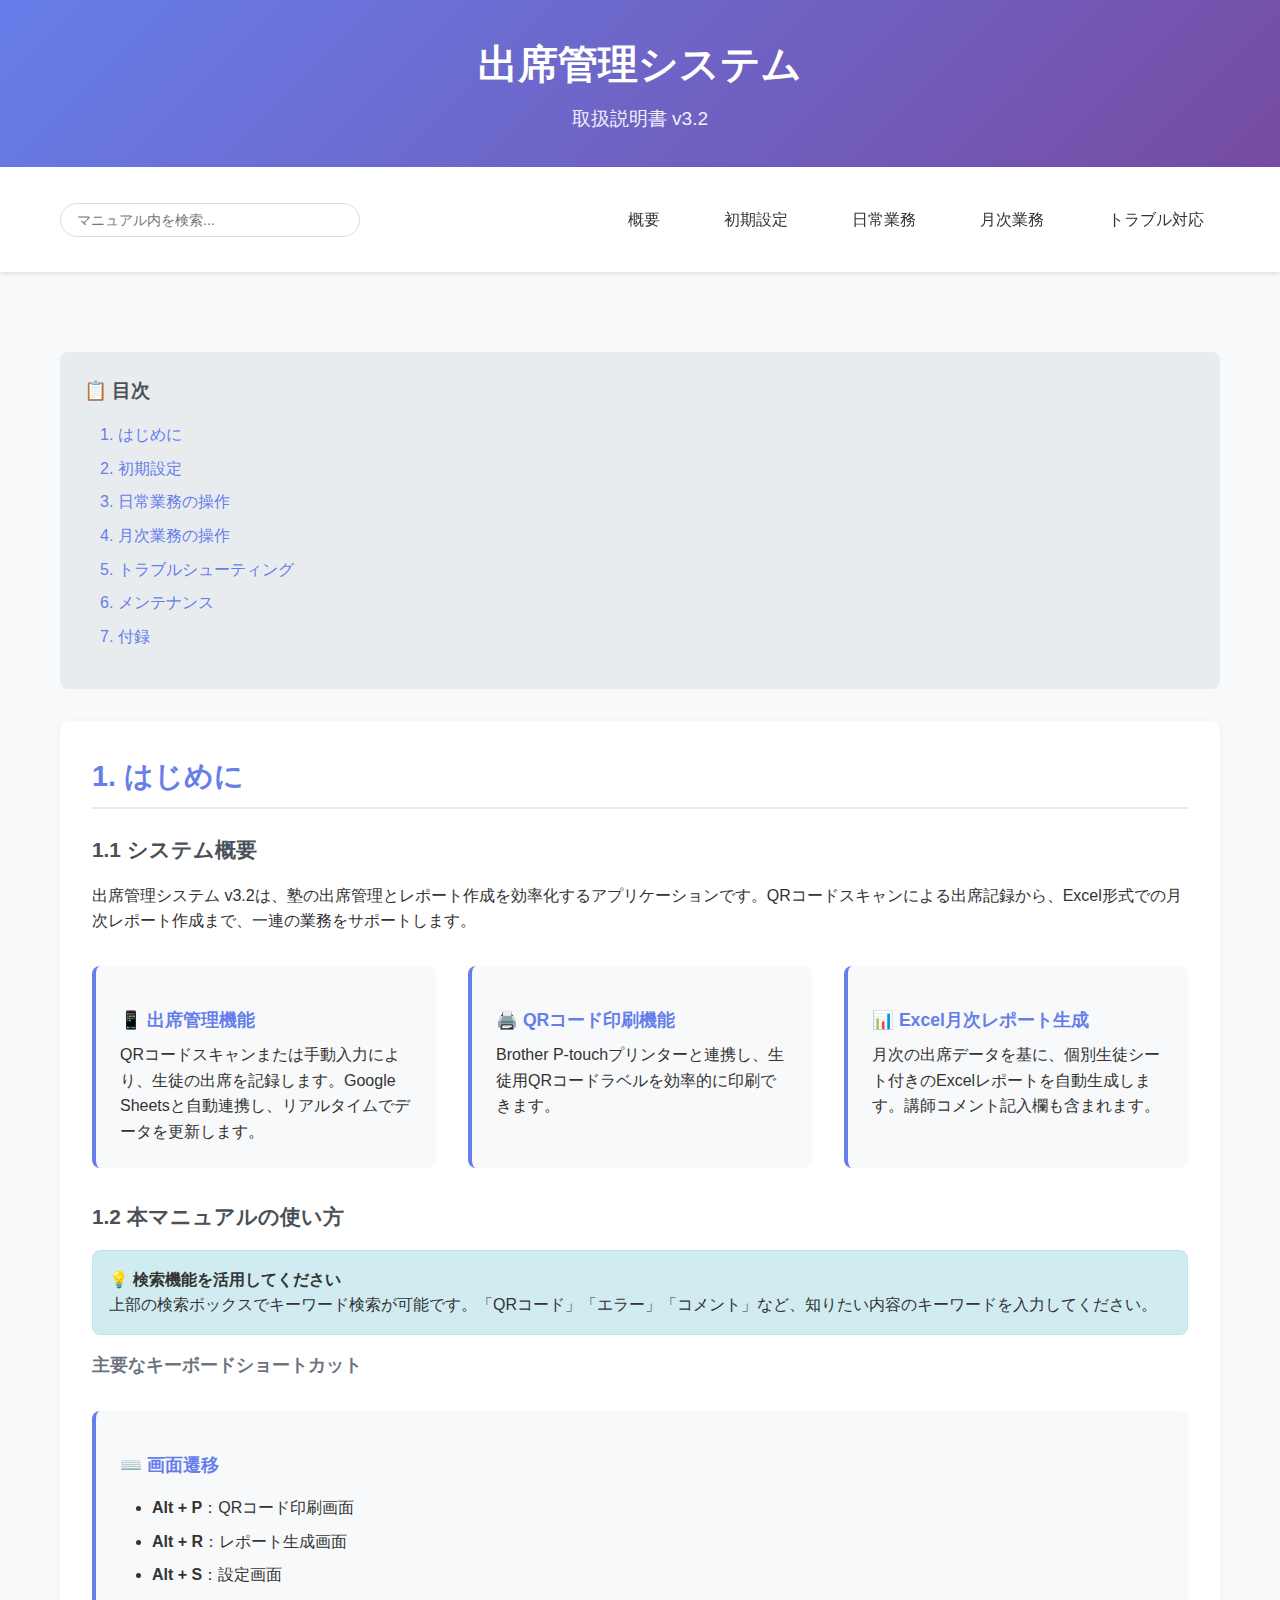
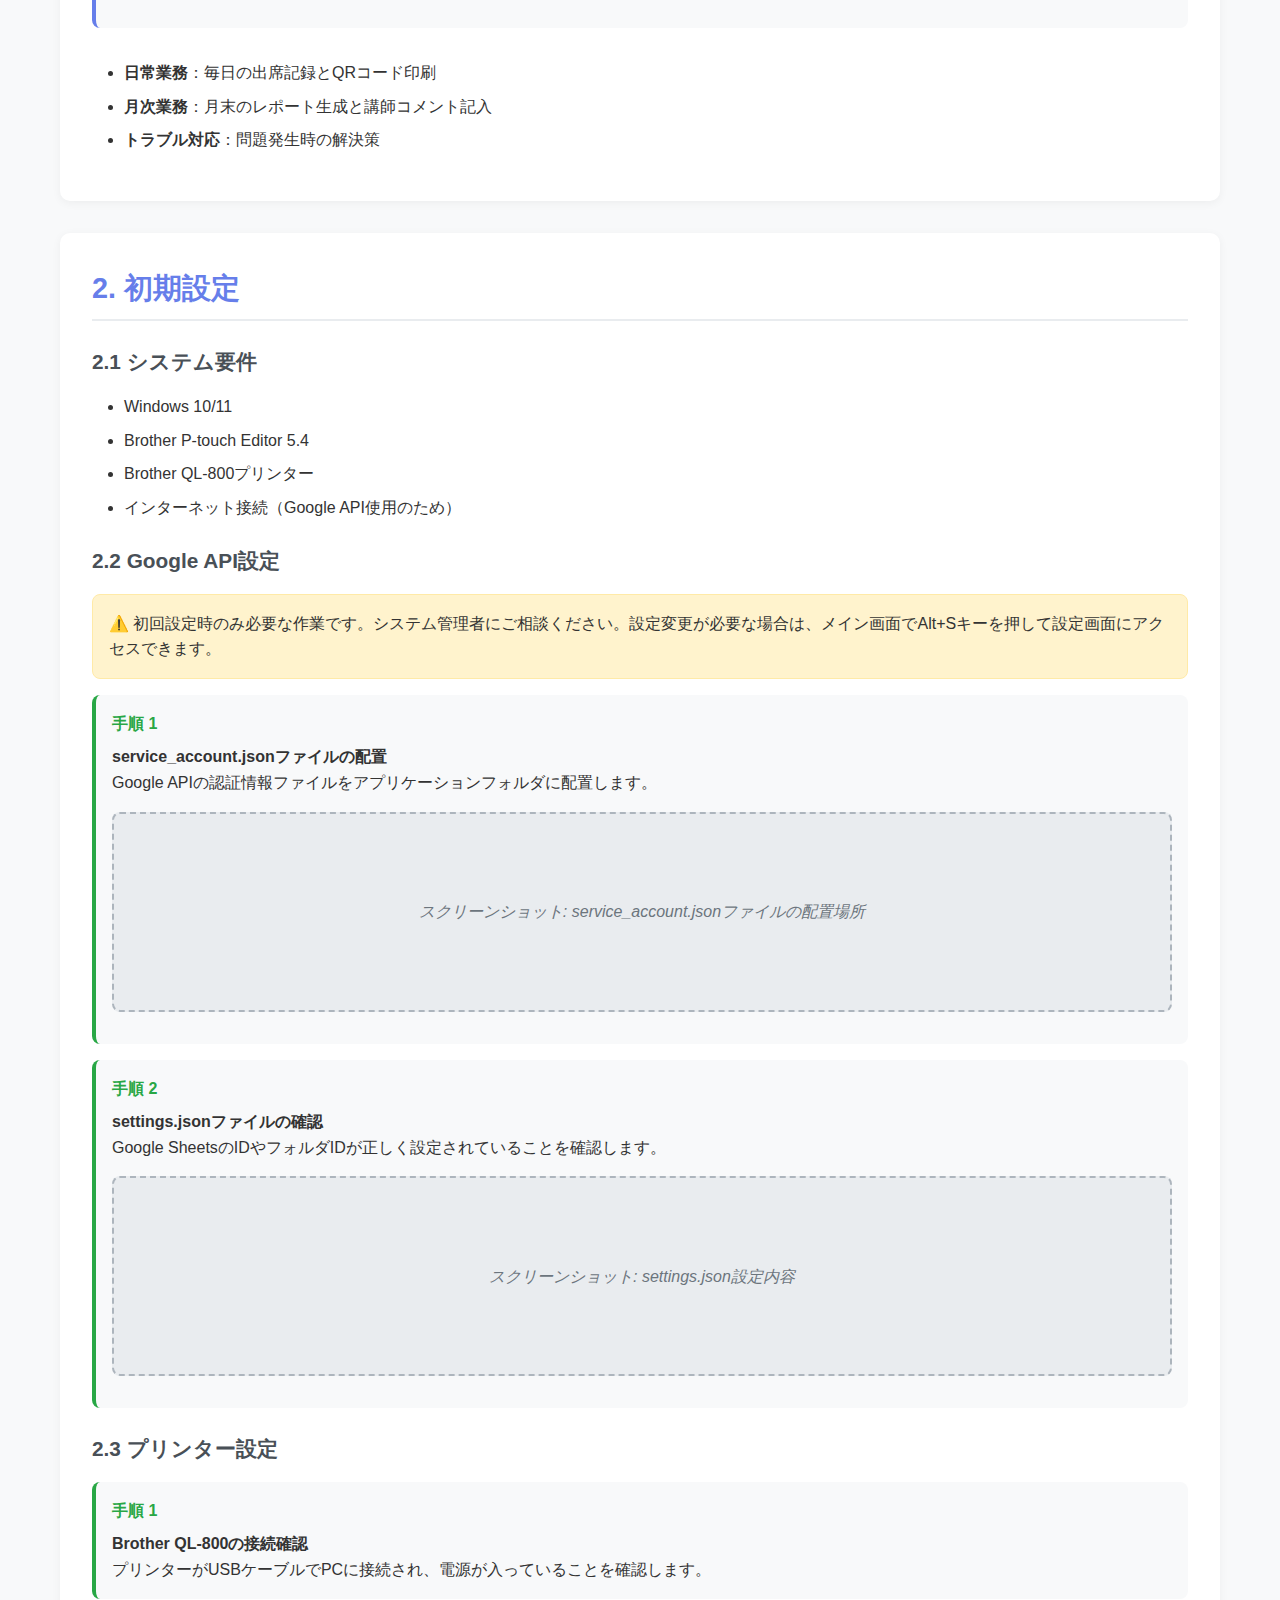
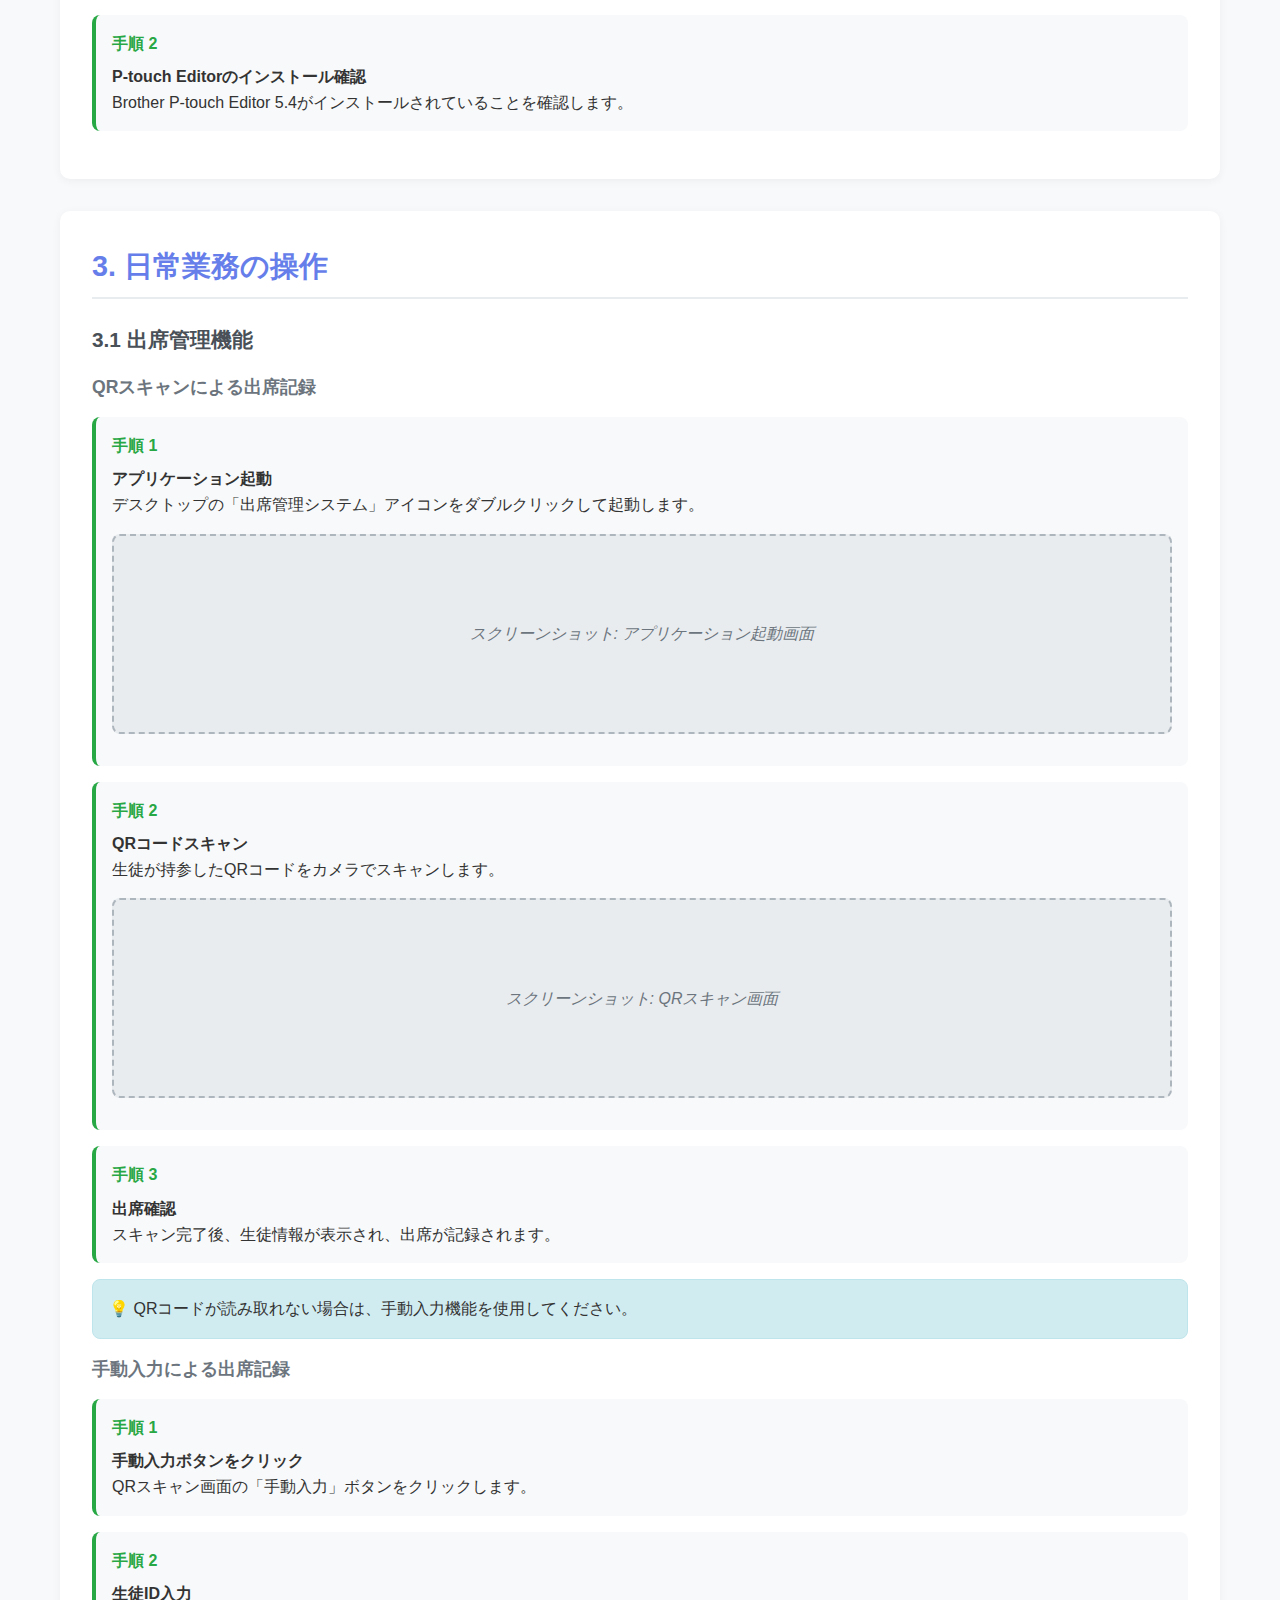
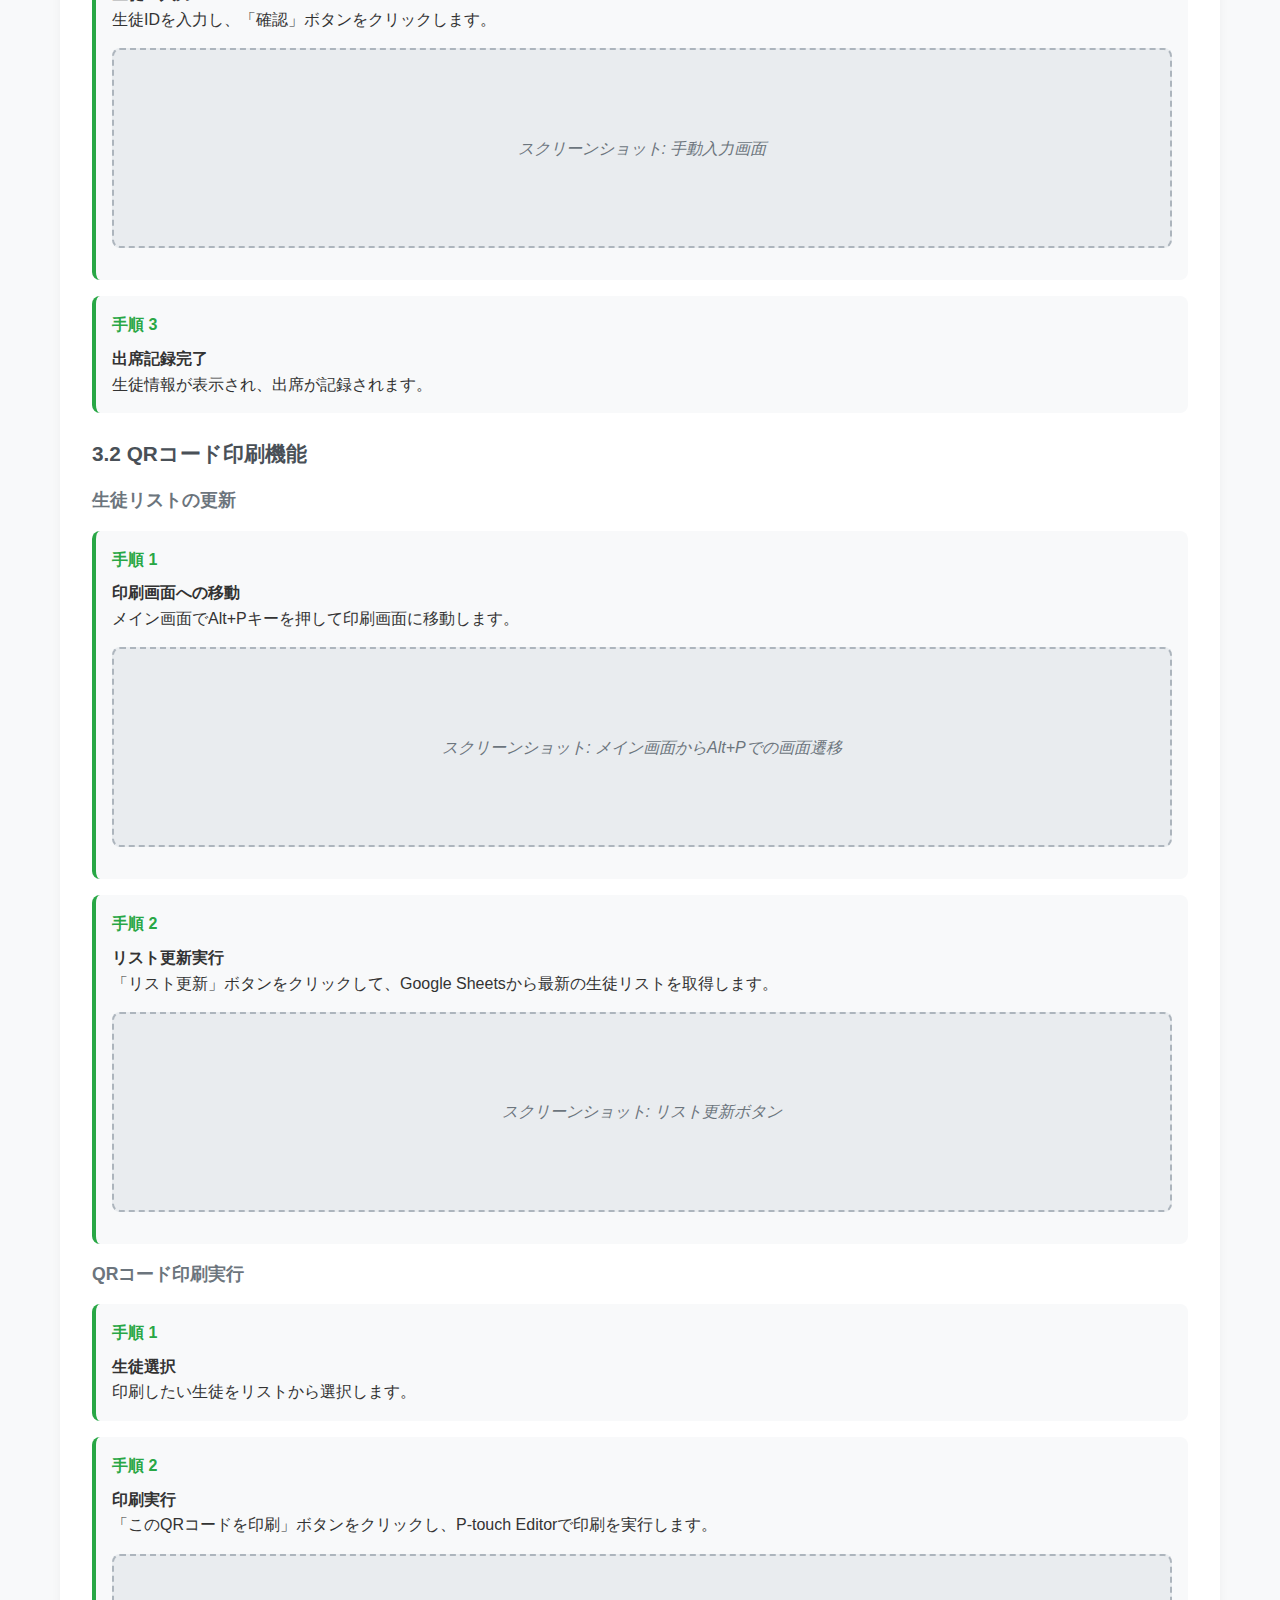
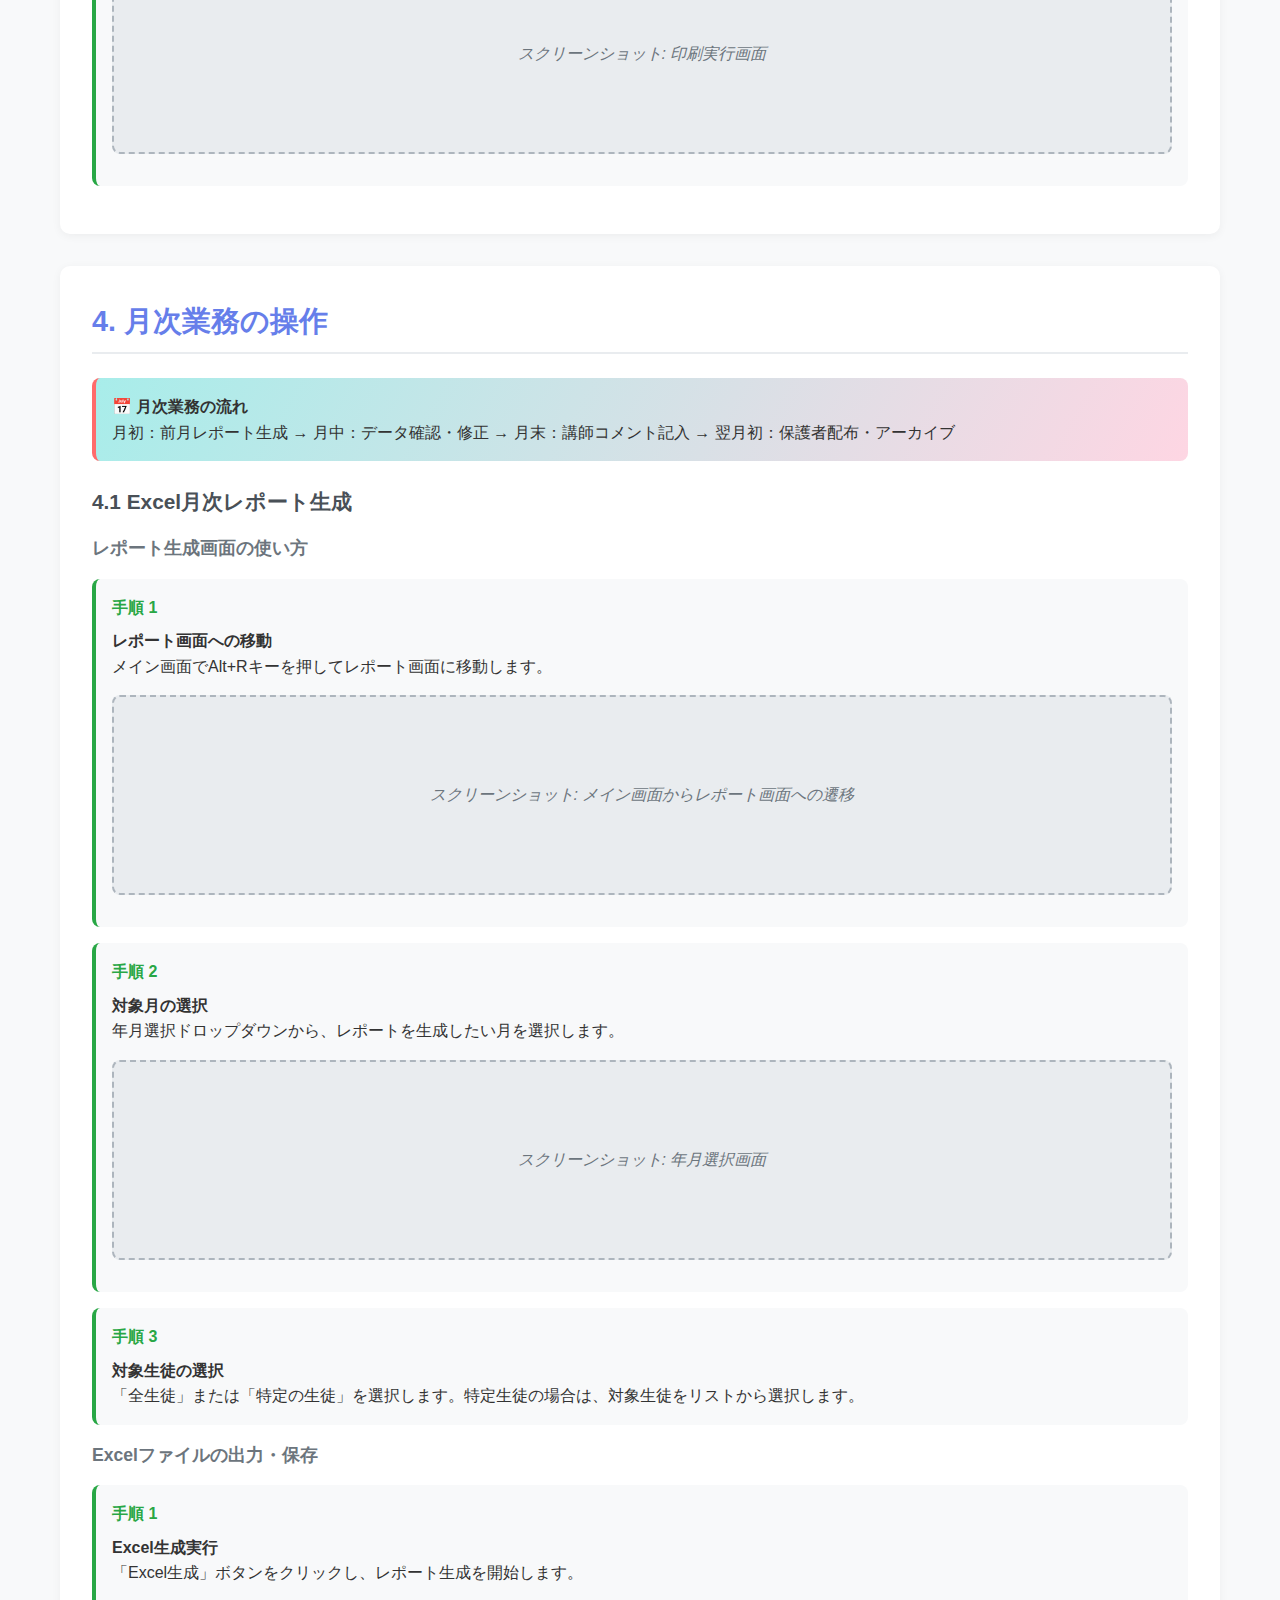
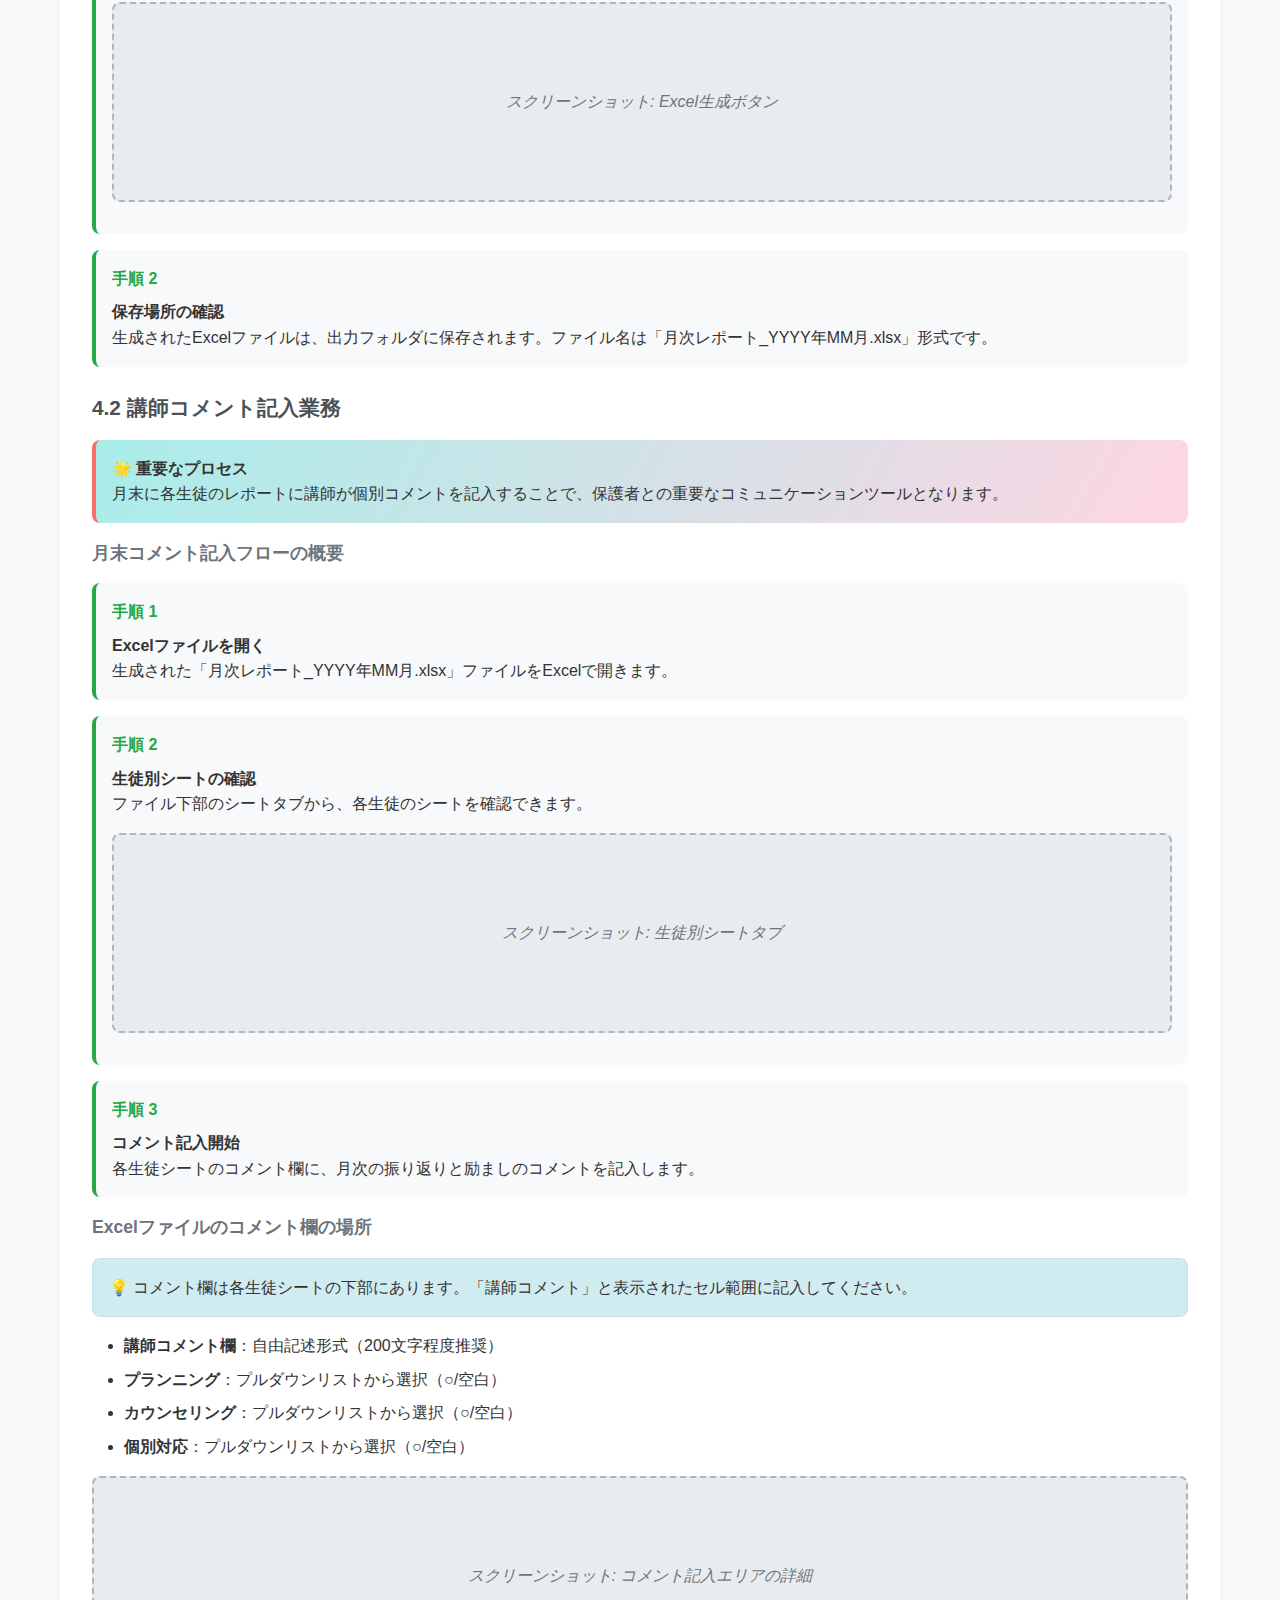
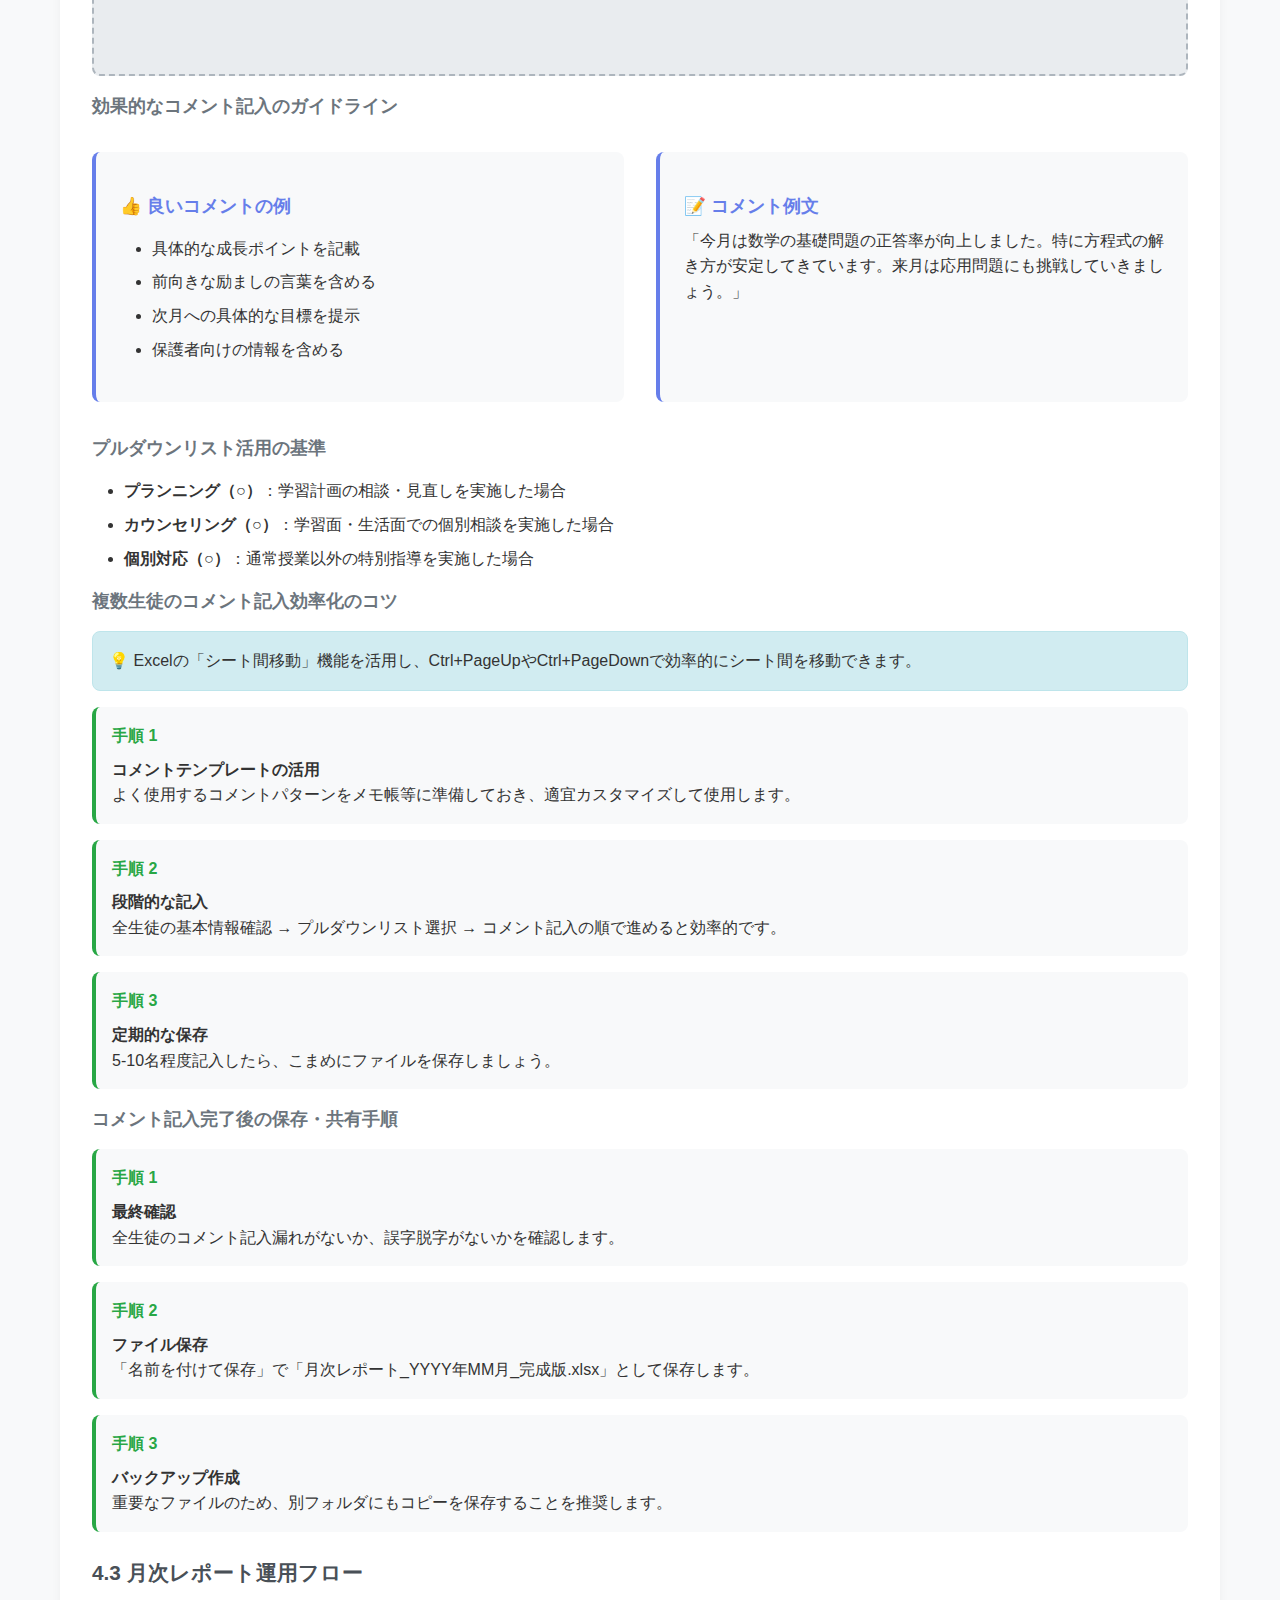
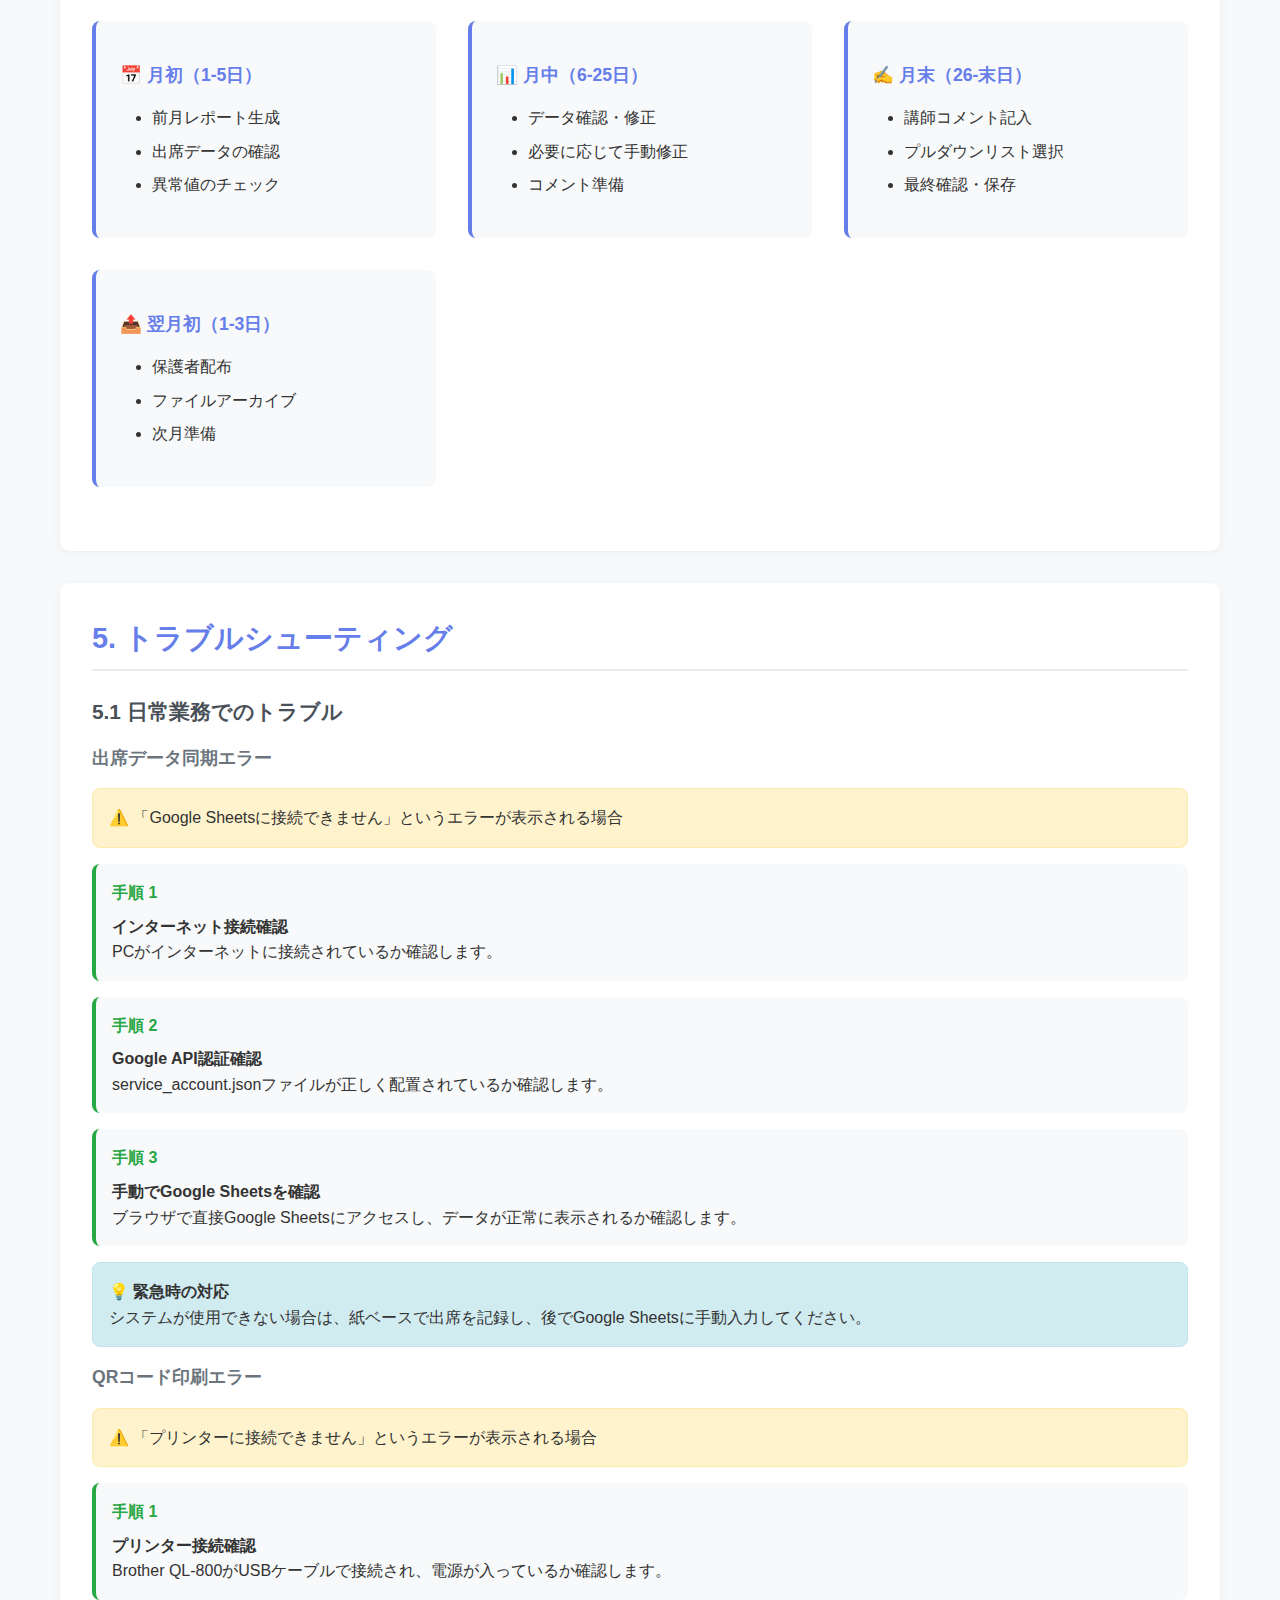
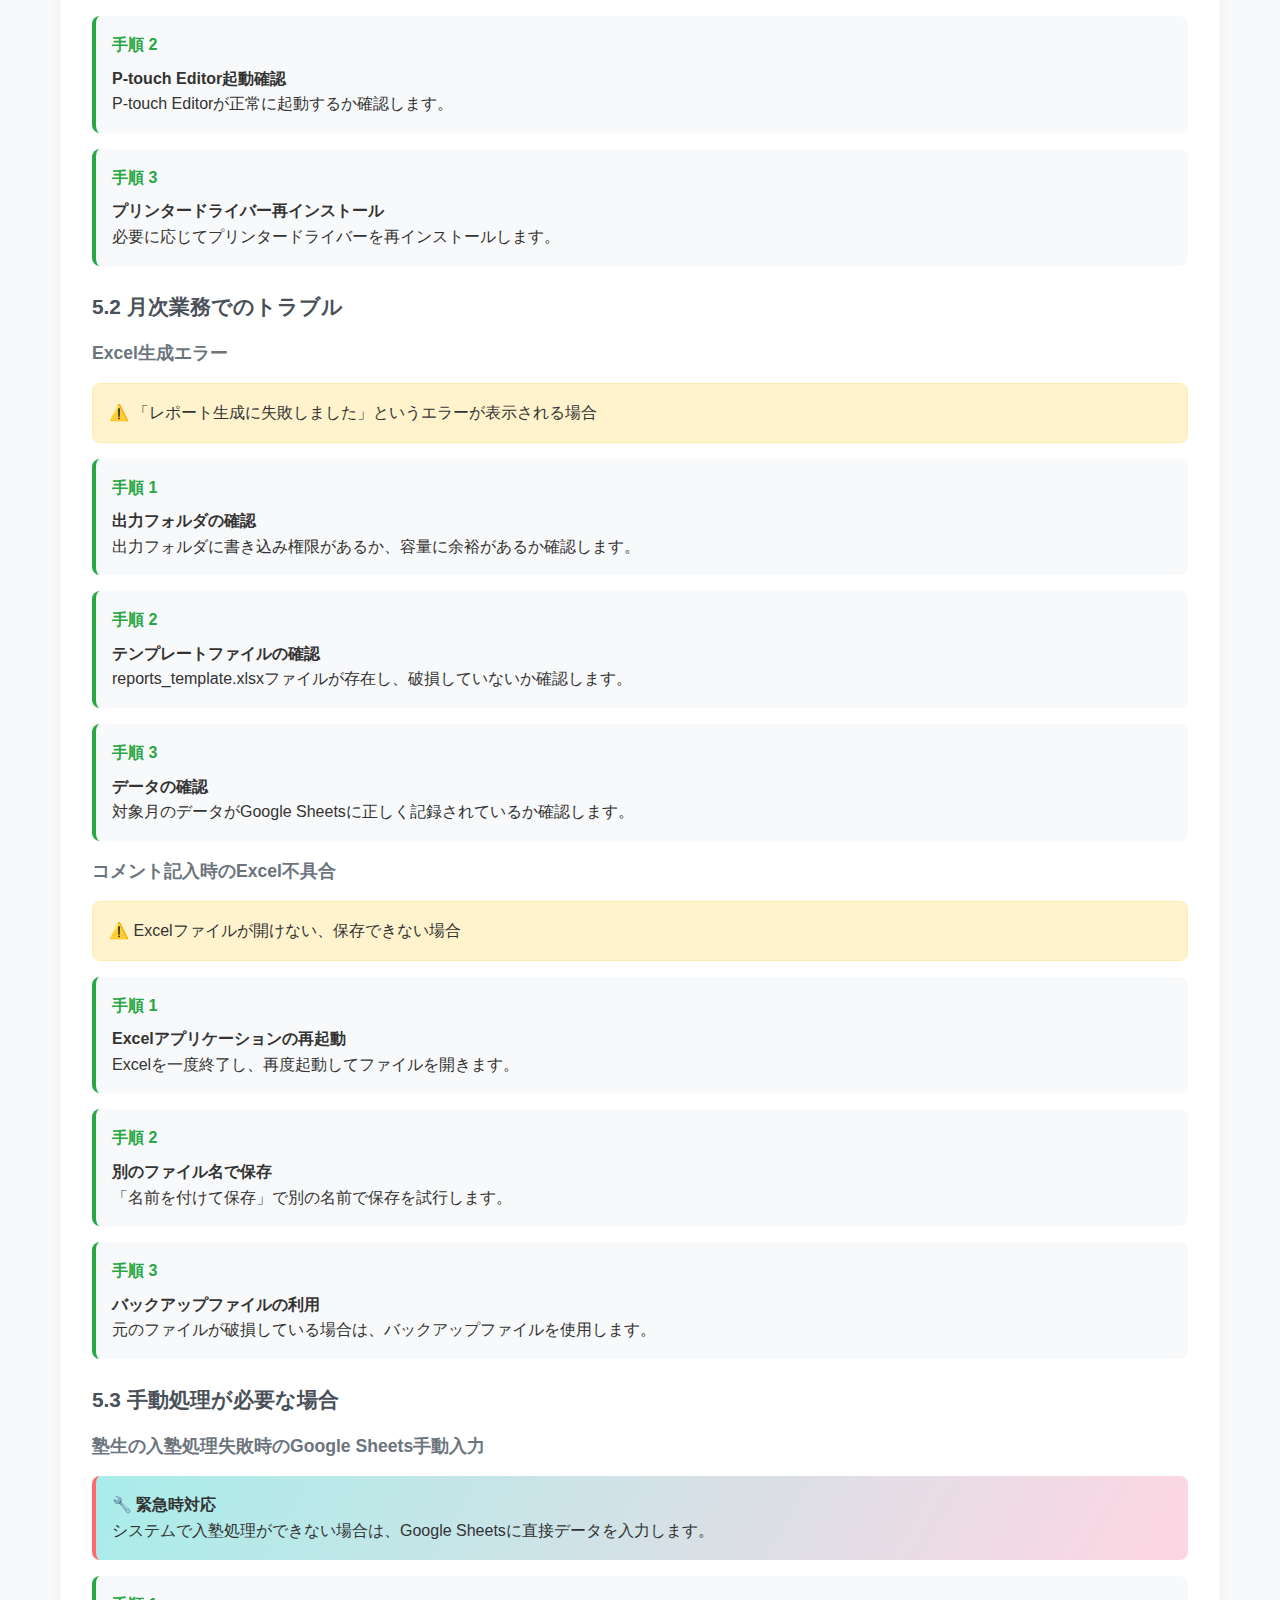
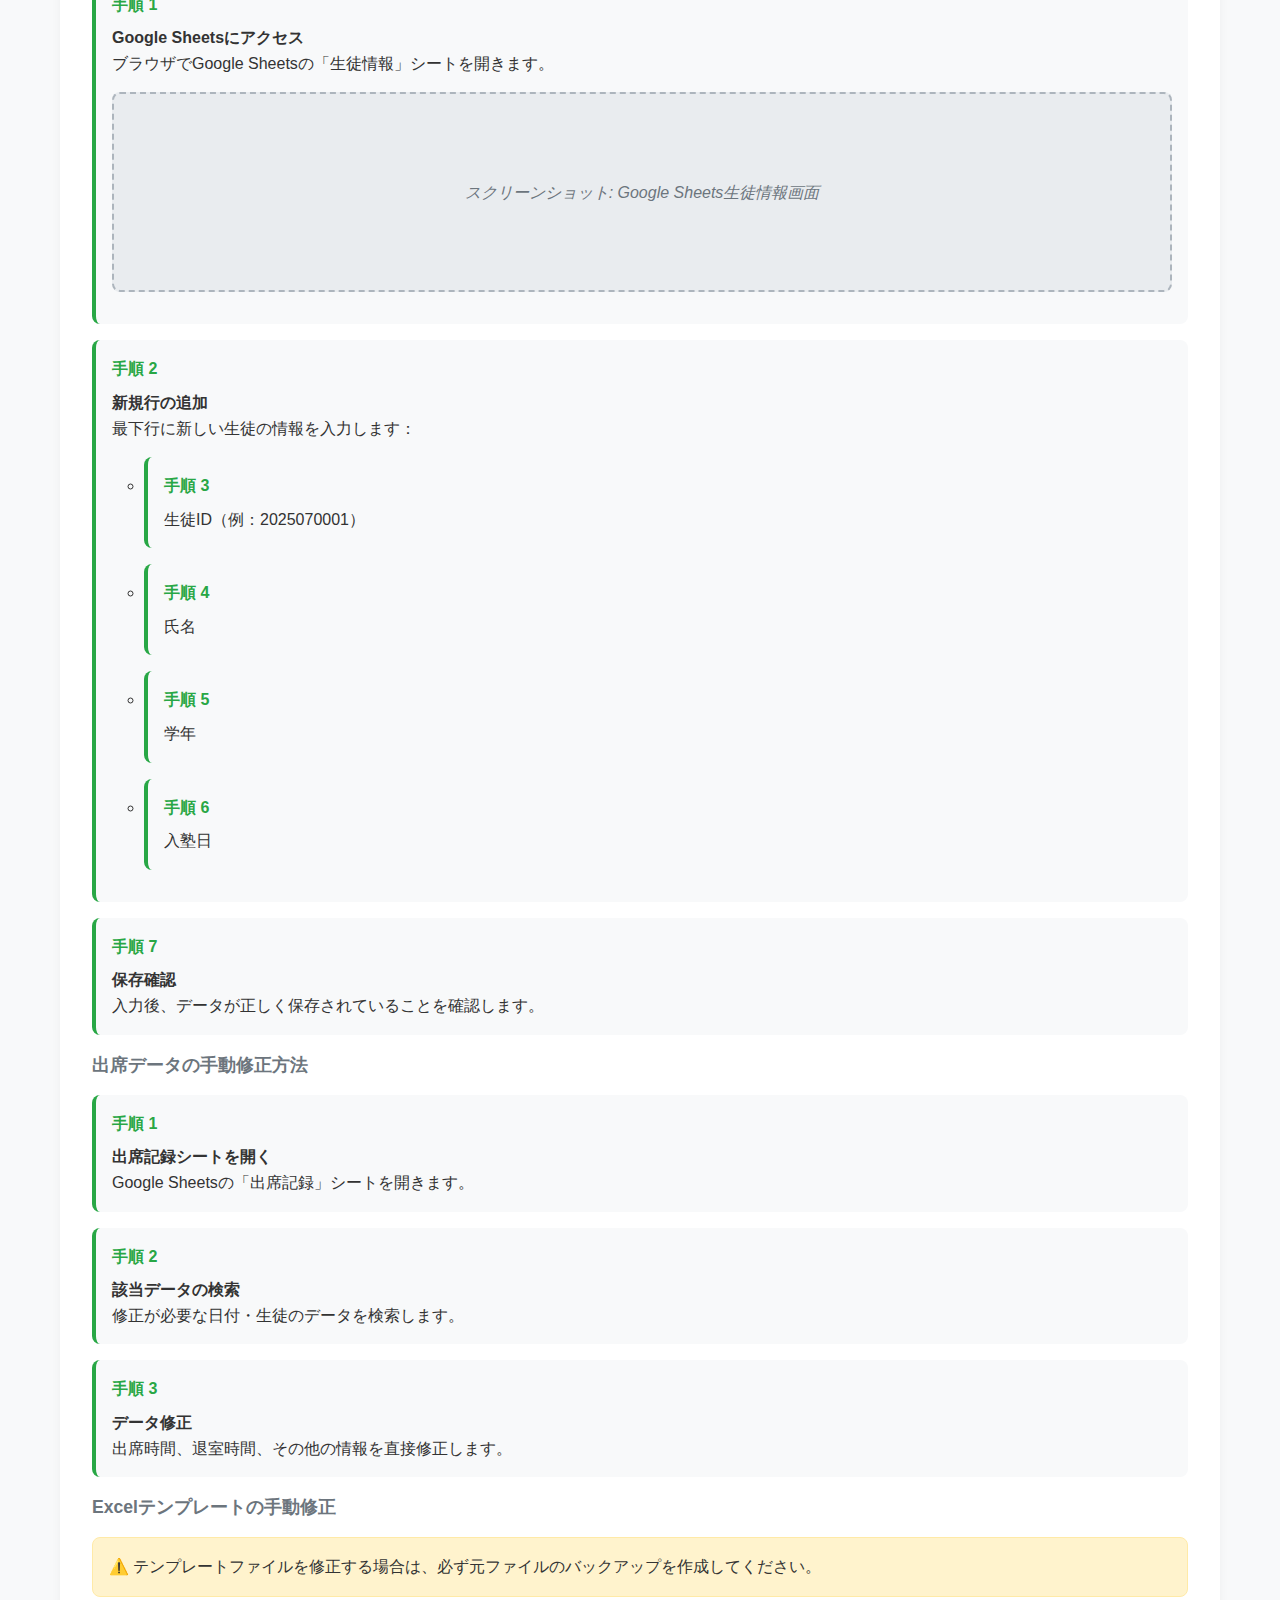
<file: manual/index.html>
<!DOCTYPE html>
<html lang="ja">
<head>
    <meta charset="UTF-8">
    <meta name="viewport" content="width=device-width, initial-scale=1.0">
    <title>出席管理システム v3.2 取扱説明書</title>
    <style>
        * {
            margin: 0;
            padding: 0;
            box-sizing: border-box;
        }
        
        body {
            font-family: 'Meiryo', 'Yu Gothic', 'Hiragino Sans', sans-serif;
            line-height: 1.6;
            color: #333;
            background-color: #f8f9fa;
        }
        
        .container {
            max-width: 1200px;
            margin: 0 auto;
            padding: 0 20px;
        }
        
        header {
            background: linear-gradient(135deg, #667eea 0%, #764ba2 100%);
            color: white;
            padding: 2rem 0;
            text-align: center;
            box-shadow: 0 2px 10px rgba(0,0,0,0.1);
        }
        
        h1 {
            font-size: 2.5rem;
            margin-bottom: 0.5rem;
        }
        
        .version {
            font-size: 1.2rem;
            opacity: 0.9;
        }
        
        nav {
            background: white;
            box-shadow: 0 2px 5px rgba(0,0,0,0.1);
            position: sticky;
            top: 0;
            z-index: 100;
        }
        
        .nav-container {
            display: flex;
            justify-content: space-between;
            align-items: center;
            padding: 1rem 0;
        }
        
        .search-box {
            padding: 0.5rem 1rem;
            border: 1px solid #ddd;
            border-radius: 25px;
            width: 300px;
            font-size: 14px;
        }
        
        .search-box:focus {
            outline: none;
            border-color: #667eea;
            box-shadow: 0 0 5px rgba(102, 126, 234, 0.3);
        }
        
        .nav-links {
            display: flex;
            list-style: none;
            gap: 2rem;
        }
        
        .nav-links a {
            text-decoration: none;
            color: #333;
            font-weight: 500;
            padding: 0.5rem 1rem;
            border-radius: 5px;
            transition: background-color 0.3s;
        }
        
        .nav-links a:hover {
            background-color: #f0f0f0;
        }
        
        main {
            padding: 3rem 0;
        }
        
        .section {
            background: white;
            margin-bottom: 2rem;
            padding: 2rem;
            border-radius: 10px;
            box-shadow: 0 2px 10px rgba(0,0,0,0.05);
        }
        
        .section h2 {
            color: #667eea;
            font-size: 1.8rem;
            margin-bottom: 1.5rem;
            padding-bottom: 0.5rem;
            border-bottom: 2px solid #e9ecef;
        }
        
        .section h3 {
            color: #495057;
            font-size: 1.3rem;
            margin: 1.5rem 0 1rem 0;
        }
        
        .section h4 {
            color: #6c757d;
            font-size: 1.1rem;
            margin: 1rem 0 0.5rem 0;
        }
        
        .feature-grid {
            display: grid;
            grid-template-columns: repeat(auto-fit, minmax(300px, 1fr));
            gap: 2rem;
            margin: 2rem 0;
        }
        
        .feature-card {
            background: #f8f9fa;
            padding: 1.5rem;
            border-radius: 8px;
            border-left: 4px solid #667eea;
        }
        
        .feature-card h4 {
            color: #667eea;
            margin-bottom: 0.5rem;
        }
        
        .highlight {
            background: linear-gradient(120deg, #a8edea 0%, #fed6e3 100%);
            padding: 1rem;
            border-radius: 8px;
            margin: 1rem 0;
            border-left: 4px solid #ff6b6b;
        }
        
        .warning {
            background: #fff3cd;
            border: 1px solid #ffeaa7;
            padding: 1rem;
            border-radius: 8px;
            margin: 1rem 0;
        }
        
        .warning::before {
            content: "⚠️ ";
            font-weight: bold;
        }
        
        .tip {
            background: #d1ecf1;
            border: 1px solid #bee5eb;
            padding: 1rem;
            border-radius: 8px;
            margin: 1rem 0;
        }
        
        .tip::before {
            content: "💡 ";
            font-weight: bold;
        }
        
        ol, ul {
            margin: 1rem 0;
            padding-left: 2rem;
        }
        
        li {
            margin: 0.5rem 0;
        }
        
        .step-list {
            counter-reset: step-counter;
            list-style: none;
            padding-left: 0;
        }
        
        .step-list li {
            counter-increment: step-counter;
            margin: 1rem 0;
            padding: 1rem;
            background: #f8f9fa;
            border-radius: 8px;
            border-left: 4px solid #28a745;
            position: relative;
        }
        
        .step-list li::before {
            content: "手順 " counter(step-counter);
            font-weight: bold;
            color: #28a745;
            display: block;
            margin-bottom: 0.5rem;
        }
        
        .screenshot-placeholder {
            width: 100%;
            height: 200px;
            background: #e9ecef;
            border: 2px dashed #adb5bd;
            display: flex;
            align-items: center;
            justify-content: center;
            margin: 1rem 0;
            border-radius: 8px;
            color: #6c757d;
            font-style: italic;
        }
        
        footer {
            background: #343a40;
            color: white;
            text-align: center;
            padding: 2rem 0;
            margin-top: 3rem;
        }
        
        .toc {
            background: #e9ecef;
            padding: 1.5rem;
            border-radius: 8px;
            margin: 2rem 0;
        }
        
        .toc h3 {
            margin-top: 0;
            color: #495057;
        }
        
        .toc ul {
            list-style: none;
            padding-left: 1rem;
        }
        
        .toc a {
            text-decoration: none;
            color: #667eea;
            font-weight: 500;
        }
        
        .toc a:hover {
            text-decoration: underline;
        }
        
        @media (max-width: 768px) {
            .nav-container {
                flex-direction: column;
                gap: 1rem;
            }
            
            .search-box {
                width: 100%;
            }
            
            .nav-links {
                flex-wrap: wrap;
                justify-content: center;
            }
            
            .feature-grid {
                grid-template-columns: 1fr;
            }
            
            h1 {
                font-size: 2rem;
            }
        }
        
        /* プリント用スタイル */
        @media print {
            nav, footer {
                display: none;
            }
            
            .section {
                page-break-inside: avoid;
                box-shadow: none;
                border: 1px solid #ddd;
            }
            
            body {
                background: white;
            }
        }
    </style>
</head>
<body>
    <header>
        <div class="container">
            <h1>出席管理システム</h1>
            <div class="version">取扱説明書 v3.2</div>
        </div>
    </header>

    <nav>
        <div class="container">
            <div class="nav-container">
                <input type="text" class="search-box" placeholder="マニュアル内を検索..." id="searchBox">
                <ul class="nav-links">
                    <li><a href="#overview">概要</a></li>
                    <li><a href="#setup">初期設定</a></li>
                    <li><a href="#daily">日常業務</a></li>
                    <li><a href="#monthly">月次業務</a></li>
                    <li><a href="#troubleshooting">トラブル対応</a></li>
                </ul>
            </div>
        </div>
    </nav>

    <main>
        <div class="container">
            <!-- 目次 -->
            <div class="toc">
                <h3>📋 目次</h3>
                <ul>
                    <li><a href="#overview">1. はじめに</a></li>
                    <li><a href="#setup">2. 初期設定</a></li>
                    <li><a href="#daily">3. 日常業務の操作</a></li>
                    <li><a href="#monthly">4. 月次業務の操作</a></li>
                    <li><a href="#troubleshooting">5. トラブルシューティング</a></li>
                    <li><a href="#maintenance">6. メンテナンス</a></li>
                    <li><a href="#appendix">7. 付録</a></li>
                </ul>
            </div>

            <!-- 1. はじめに -->
            <section class="section" id="overview">
                <h2>1. はじめに</h2>
                
                <h3>1.1 システム概要</h3>
                <p>出席管理システム v3.2は、塾の出席管理とレポート作成を効率化するアプリケーションです。QRコードスキャンによる出席記録から、Excel形式での月次レポート作成まで、一連の業務をサポートします。</p>
                
                <div class="feature-grid">
                    <div class="feature-card">
                        <h4>📱 出席管理機能</h4>
                        <p>QRコードスキャンまたは手動入力により、生徒の出席を記録します。Google Sheetsと自動連携し、リアルタイムでデータを更新します。</p>
                    </div>
                    <div class="feature-card">
                        <h4>🖨️ QRコード印刷機能</h4>
                        <p>Brother P-touchプリンターと連携し、生徒用QRコードラベルを効率的に印刷できます。</p>
                    </div>
                    <div class="feature-card">
                        <h4>📊 Excel月次レポート生成</h4>
                        <p>月次の出席データを基に、個別生徒シート付きのExcelレポートを自動生成します。講師コメント記入欄も含まれます。</p>
                    </div>
                </div>

                <h3>1.2 本マニュアルの使い方</h3>
                <div class="tip">
                    <strong>検索機能を活用してください</strong><br>
                    上部の検索ボックスでキーワード検索が可能です。「QRコード」「エラー」「コメント」など、知りたい内容のキーワードを入力してください。
                </div>
                
                <h4>主要なキーボードショートカット</h4>
                <div class="feature-grid">
                    <div class="feature-card">
                        <h4>⌨️ 画面遷移</h4>
                        <ul>
                            <li><strong>Alt + P</strong>：QRコード印刷画面</li>
                            <li><strong>Alt + R</strong>：レポート生成画面</li>
                            <li><strong>Alt + S</strong>：設定画面</li>
                        </ul>
                    </div>
                </div>
                
                <ul>
                    <li><strong>日常業務</strong>：毎日の出席記録とQRコード印刷</li>
                    <li><strong>月次業務</strong>：月末のレポート生成と講師コメント記入</li>
                    <li><strong>トラブル対応</strong>：問題発生時の解決策</li>
                </ul>
            </section>

            <!-- 2. 初期設定 -->
            <section class="section" id="setup">
                <h2>2. 初期設定</h2>
                
                <h3>2.1 システム要件</h3>
                <ul>
                    <li>Windows 10/11</li>
                    <li>Brother P-touch Editor 5.4</li>
                    <li>Brother QL-800プリンター</li>
                    <li>インターネット接続（Google API使用のため）</li>
                </ul>

                <h3>2.2 Google API設定</h3>
                <div class="warning">
                    初回設定時のみ必要な作業です。システム管理者にご相談ください。設定変更が必要な場合は、メイン画面でAlt+Sキーを押して設定画面にアクセスできます。
                </div>
                
                <ol class="step-list">
                    <li>
                        <strong>service_account.jsonファイルの配置</strong><br>
                        Google APIの認証情報ファイルをアプリケーションフォルダに配置します。
                        <div class="screenshot-placeholder">スクリーンショット: service_account.jsonファイルの配置場所</div>
                    </li>
                    <li>
                        <strong>settings.jsonファイルの確認</strong><br>
                        Google SheetsのIDやフォルダIDが正しく設定されていることを確認します。
                        <div class="screenshot-placeholder">スクリーンショット: settings.json設定内容</div>
                    </li>
                </ol>

                <h3>2.3 プリンター設定</h3>
                <ol class="step-list">
                    <li>
                        <strong>Brother QL-800の接続確認</strong><br>
                        プリンターがUSBケーブルでPCに接続され、電源が入っていることを確認します。
                    </li>
                    <li>
                        <strong>P-touch Editorのインストール確認</strong><br>
                        Brother P-touch Editor 5.4がインストールされていることを確認します。
                    </li>
                </ol>
            </section>

            <!-- 3. 日常業務の操作 -->
            <section class="section" id="daily">
                <h2>3. 日常業務の操作</h2>
                
                <h3>3.1 出席管理機能</h3>
                
                <h4>QRスキャンによる出席記録</h4>
                <ol class="step-list">
                    <li>
                        <strong>アプリケーション起動</strong><br>
                        デスクトップの「出席管理システム」アイコンをダブルクリックして起動します。
                        <div class="screenshot-placeholder">スクリーンショット: アプリケーション起動画面</div>
                    </li>
                    <li>
                        <strong>QRコードスキャン</strong><br>
                        生徒が持参したQRコードをカメラでスキャンします。
                        <div class="screenshot-placeholder">スクリーンショット: QRスキャン画面</div>
                    </li>
                    <li>
                        <strong>出席確認</strong><br>
                        スキャン完了後、生徒情報が表示され、出席が記録されます。
                    </li>
                </ol>

                <div class="tip">
                    QRコードが読み取れない場合は、手動入力機能を使用してください。
                </div>

                <h4>手動入力による出席記録</h4>
                <ol class="step-list">
                    <li>
                        <strong>手動入力ボタンをクリック</strong><br>
                        QRスキャン画面の「手動入力」ボタンをクリックします。
                    </li>
                    <li>
                        <strong>生徒ID入力</strong><br>
                        生徒IDを入力し、「確認」ボタンをクリックします。
                        <div class="screenshot-placeholder">スクリーンショット: 手動入力画面</div>
                    </li>
                    <li>
                        <strong>出席記録完了</strong><br>
                        生徒情報が表示され、出席が記録されます。
                    </li>
                </ol>

                <h3>3.2 QRコード印刷機能</h3>
                
                <h4>生徒リストの更新</h4>
                <ol class="step-list">
                    <li>
                        <strong>印刷画面への移動</strong><br>
                        メイン画面でAlt+Pキーを押して印刷画面に移動します。
                        <div class="screenshot-placeholder">スクリーンショット: メイン画面からAlt+Pでの画面遷移</div>
                    </li>
                    <li>
                        <strong>リスト更新実行</strong><br>
                        「リスト更新」ボタンをクリックして、Google Sheetsから最新の生徒リストを取得します。
                        <div class="screenshot-placeholder">スクリーンショット: リスト更新ボタン</div>
                    </li>
                </ol>

                <h4>QRコード印刷実行</h4>
                <ol class="step-list">
                    <li>
                        <strong>生徒選択</strong><br>
                        印刷したい生徒をリストから選択します。
                    </li>
                    <li>
                        <strong>印刷実行</strong><br>
                        「このQRコードを印刷」ボタンをクリックし、P-touch Editorで印刷を実行します。
                        <div class="screenshot-placeholder">スクリーンショット: 印刷実行画面</div>
                    </li>
                </ol>
            </section>

            <!-- 4. 月次業務の操作 -->
            <section class="section" id="monthly">
                <h2>4. 月次業務の操作</h2>
                
                <div class="highlight">
                    <strong>📅 月次業務の流れ</strong><br>
                    月初：前月レポート生成 → 月中：データ確認・修正 → 月末：講師コメント記入 → 翌月初：保護者配布・アーカイブ
                </div>

                <h3>4.1 Excel月次レポート生成</h3>
                
                <h4>レポート生成画面の使い方</h4>
                <ol class="step-list">
                    <li>
                        <strong>レポート画面への移動</strong><br>
                        メイン画面でAlt+Rキーを押してレポート画面に移動します。
                        <div class="screenshot-placeholder">スクリーンショット: メイン画面からレポート画面への遷移</div>
                    </li>
                    <li>
                        <strong>対象月の選択</strong><br>
                        年月選択ドロップダウンから、レポートを生成したい月を選択します。
                        <div class="screenshot-placeholder">スクリーンショット: 年月選択画面</div>
                    </li>
                    <li>
                        <strong>対象生徒の選択</strong><br>
                        「全生徒」または「特定の生徒」を選択します。特定生徒の場合は、対象生徒をリストから選択します。
                    </li>
                </ol>

                <h4>Excelファイルの出力・保存</h4>
                <ol class="step-list">
                    <li>
                        <strong>Excel生成実行</strong><br>
                        「Excel生成」ボタンをクリックし、レポート生成を開始します。
                        <div class="screenshot-placeholder">スクリーンショット: Excel生成ボタン</div>
                    </li>
                    <li>
                        <strong>保存場所の確認</strong><br>
                        生成されたExcelファイルは、出力フォルダに保存されます。ファイル名は「月次レポート_YYYY年MM月.xlsx」形式です。
                    </li>
                </ol>

                <h3>4.2 講師コメント記入業務</h3>
                
                <div class="highlight">
                    <strong>🌟 重要なプロセス</strong><br>
                    月末に各生徒のレポートに講師が個別コメントを記入することで、保護者との重要なコミュニケーションツールとなります。
                </div>

                <h4>月末コメント記入フローの概要</h4>
                <ol class="step-list">
                    <li>
                        <strong>Excelファイルを開く</strong><br>
                        生成された「月次レポート_YYYY年MM月.xlsx」ファイルをExcelで開きます。
                    </li>
                    <li>
                        <strong>生徒別シートの確認</strong><br>
                        ファイル下部のシートタブから、各生徒のシートを確認できます。
                        <div class="screenshot-placeholder">スクリーンショット: 生徒別シートタブ</div>
                    </li>
                    <li>
                        <strong>コメント記入開始</strong><br>
                        各生徒シートのコメント欄に、月次の振り返りと励ましのコメントを記入します。
                    </li>
                </ol>

                <h4>Excelファイルのコメント欄の場所</h4>
                <div class="tip">
                    コメント欄は各生徒シートの下部にあります。「講師コメント」と表示されたセル範囲に記入してください。
                </div>
                
                <ul>
                    <li><strong>講師コメント欄</strong>：自由記述形式（200文字程度推奨）</li>
                    <li><strong>プランニング</strong>：プルダウンリストから選択（○/空白）</li>
                    <li><strong>カウンセリング</strong>：プルダウンリストから選択（○/空白）</li>
                    <li><strong>個別対応</strong>：プルダウンリストから選択（○/空白）</li>
                </ul>
                
                <div class="screenshot-placeholder">スクリーンショット: コメント記入エリアの詳細</div>

                <h4>効果的なコメント記入のガイドライン</h4>
                
                <div class="feature-grid">
                    <div class="feature-card">
                        <h4>👍 良いコメントの例</h4>
                        <ul>
                            <li>具体的な成長ポイントを記載</li>
                            <li>前向きな励ましの言葉を含める</li>
                            <li>次月への具体的な目標を提示</li>
                            <li>保護者向けの情報を含める</li>
                        </ul>
                    </div>
                    <div class="feature-card">
                        <h4>📝 コメント例文</h4>
                        <p>「今月は数学の基礎問題の正答率が向上しました。特に方程式の解き方が安定してきています。来月は応用問題にも挑戦していきましょう。」</p>
                    </div>
                </div>

                <h4>プルダウンリスト活用の基準</h4>
                <ul>
                    <li><strong>プランニング（○）</strong>：学習計画の相談・見直しを実施した場合</li>
                    <li><strong>カウンセリング（○）</strong>：学習面・生活面での個別相談を実施した場合</li>
                    <li><strong>個別対応（○）</strong>：通常授業以外の特別指導を実施した場合</li>
                </ul>

                <h4>複数生徒のコメント記入効率化のコツ</h4>
                <div class="tip">
                    Excelの「シート間移動」機能を活用し、Ctrl+PageUpやCtrl+PageDownで効率的にシート間を移動できます。
                </div>
                
                <ol class="step-list">
                    <li>
                        <strong>コメントテンプレートの活用</strong><br>
                        よく使用するコメントパターンをメモ帳等に準備しておき、適宜カスタマイズして使用します。
                    </li>
                    <li>
                        <strong>段階的な記入</strong><br>
                        全生徒の基本情報確認 → プルダウンリスト選択 → コメント記入の順で進めると効率的です。
                    </li>
                    <li>
                        <strong>定期的な保存</strong><br>
                        5-10名程度記入したら、こまめにファイルを保存しましょう。
                    </li>
                </ol>

                <h4>コメント記入完了後の保存・共有手順</h4>
                <ol class="step-list">
                    <li>
                        <strong>最終確認</strong><br>
                        全生徒のコメント記入漏れがないか、誤字脱字がないかを確認します。
                    </li>
                    <li>
                        <strong>ファイル保存</strong><br>
                        「名前を付けて保存」で「月次レポート_YYYY年MM月_完成版.xlsx」として保存します。
                    </li>
                    <li>
                        <strong>バックアップ作成</strong><br>
                        重要なファイルのため、別フォルダにもコピーを保存することを推奨します。
                    </li>
                </ol>

                <h3>4.3 月次レポート運用フロー</h3>
                
                <div class="feature-grid">
                    <div class="feature-card">
                        <h4>📅 月初（1-5日）</h4>
                        <ul>
                            <li>前月レポート生成</li>
                            <li>出席データの確認</li>
                            <li>異常値のチェック</li>
                        </ul>
                    </div>
                    <div class="feature-card">
                        <h4>📊 月中（6-25日）</h4>
                        <ul>
                            <li>データ確認・修正</li>
                            <li>必要に応じて手動修正</li>
                            <li>コメント準備</li>
                        </ul>
                    </div>
                    <div class="feature-card">
                        <h4>✍️ 月末（26-末日）</h4>
                        <ul>
                            <li>講師コメント記入</li>
                            <li>プルダウンリスト選択</li>
                            <li>最終確認・保存</li>
                        </ul>
                    </div>
                    <div class="feature-card">
                        <h4>📤 翌月初（1-3日）</h4>
                        <ul>
                            <li>保護者配布</li>
                            <li>ファイルアーカイブ</li>
                            <li>次月準備</li>
                        </ul>
                    </div>
                </div>
            </section>

            <!-- 5. トラブルシューティング -->
            <section class="section" id="troubleshooting">
                <h2>5. トラブルシューティング</h2>
                
                <h3>5.1 日常業務でのトラブル</h3>
                
                <h4>出席データ同期エラー</h4>
                <div class="warning">
                    「Google Sheetsに接続できません」というエラーが表示される場合
                </div>
                
                <ol class="step-list">
                    <li>
                        <strong>インターネット接続確認</strong><br>
                        PCがインターネットに接続されているか確認します。
                    </li>
                    <li>
                        <strong>Google API認証確認</strong><br>
                        service_account.jsonファイルが正しく配置されているか確認します。
                    </li>
                    <li>
                        <strong>手動でGoogle Sheetsを確認</strong><br>
                        ブラウザで直接Google Sheetsにアクセスし、データが正常に表示されるか確認します。
                    </li>
                </ol>

                <div class="tip">
                    <strong>緊急時の対応</strong><br>
                    システムが使用できない場合は、紙ベースで出席を記録し、後でGoogle Sheetsに手動入力してください。
                </div>

                <h4>QRコード印刷エラー</h4>
                <div class="warning">
                    「プリンターに接続できません」というエラーが表示される場合
                </div>
                
                <ol class="step-list">
                    <li>
                        <strong>プリンター接続確認</strong><br>
                        Brother QL-800がUSBケーブルで接続され、電源が入っているか確認します。
                    </li>
                    <li>
                        <strong>P-touch Editor起動確認</strong><br>
                        P-touch Editorが正常に起動するか確認します。
                    </li>
                    <li>
                        <strong>プリンタードライバー再インストール</strong><br>
                        必要に応じてプリンタードライバーを再インストールします。
                    </li>
                </ol>

                <h3>5.2 月次業務でのトラブル</h3>
                
                <h4>Excel生成エラー</h4>
                <div class="warning">
                    「レポート生成に失敗しました」というエラーが表示される場合
                </div>
                
                <ol class="step-list">
                    <li>
                        <strong>出力フォルダの確認</strong><br>
                        出力フォルダに書き込み権限があるか、容量に余裕があるか確認します。
                    </li>
                    <li>
                        <strong>テンプレートファイルの確認</strong><br>
                        reports_template.xlsxファイルが存在し、破損していないか確認します。
                    </li>
                    <li>
                        <strong>データの確認</strong><br>
                        対象月のデータがGoogle Sheetsに正しく記録されているか確認します。
                    </li>
                </ol>

                <h4>コメント記入時のExcel不具合</h4>
                <div class="warning">
                    Excelファイルが開けない、保存できない場合
                </div>
                
                <ol class="step-list">
                    <li>
                        <strong>Excelアプリケーションの再起動</strong><br>
                        Excelを一度終了し、再度起動してファイルを開きます。
                    </li>
                    <li>
                        <strong>別のファイル名で保存</strong><br>
                        「名前を付けて保存」で別の名前で保存を試行します。
                    </li>
                    <li>
                        <strong>バックアップファイルの利用</strong><br>
                        元のファイルが破損している場合は、バックアップファイルを使用します。
                    </li>
                </ol>

                <h3>5.3 手動処理が必要な場合</h3>
                
                <h4>塾生の入塾処理失敗時のGoogle Sheets手動入力</h4>
                <div class="highlight">
                    <strong>🔧 緊急時対応</strong><br>
                    システムで入塾処理ができない場合は、Google Sheetsに直接データを入力します。
                </div>
                
                <ol class="step-list">
                    <li>
                        <strong>Google Sheetsにアクセス</strong><br>
                        ブラウザでGoogle Sheetsの「生徒情報」シートを開きます。
                        <div class="screenshot-placeholder">スクリーンショット: Google Sheets生徒情報画面</div>
                    </li>
                    <li>
                        <strong>新規行の追加</strong><br>
                        最下行に新しい生徒の情報を入力します：
                        <ul>
                            <li>生徒ID（例：2025070001）</li>
                            <li>氏名</li>
                            <li>学年</li>
                            <li>入塾日</li>
                        </ul>
                    </li>
                    <li>
                        <strong>保存確認</strong><br>
                        入力後、データが正しく保存されていることを確認します。
                    </li>
                </ol>

                <h4>出席データの手動修正方法</h4>
                <ol class="step-list">
                    <li>
                        <strong>出席記録シートを開く</strong><br>
                        Google Sheetsの「出席記録」シートを開きます。
                    </li>
                    <li>
                        <strong>該当データの検索</strong><br>
                        修正が必要な日付・生徒のデータを検索します。
                    </li>
                    <li>
                        <strong>データ修正</strong><br>
                        出席時間、退室時間、その他の情報を直接修正します。
                    </li>
                </ol>

                <h4>Excelテンプレートの手動修正</h4>
                <div class="warning">
                    テンプレートファイルを修正する場合は、必ず元ファイルのバックアップを作成してください。
                </div>
                
                <ol class="step-list">
                    <li>
                        <strong>バックアップ作成</strong><br>
                        reports_template.xlsxファイルをコピーして、バックアップを作成します。
                    </li>
                    <li>
                        <strong>テンプレート修正</strong><br>
                        Excelでテンプレートファイルを開き、必要な修正を行います。
                    </li>
                    <li>
                        <strong>動作確認</strong><br>
                        修正後、レポート生成機能が正常に動作するか確認します。
                    </li>
                </ol>
            </section>

            <!-- 6. メンテナンス -->
            <section class="section" id="maintenance">
                <h2>6. メンテナンス</h2>
                
                <h3>6.1 データバックアップ</h3>
                <div class="tip">
                    重要なデータを守るため、定期的なバックアップを実施してください。
                </div>
                
                <h4>週次バックアップ（推奨）</h4>
                <ul>
                    <li>Google Sheetsデータのエクスポート</li>
                    <li>生成済みExcelレポートのコピー</li>
                    <li>設定ファイル（settings.json）のコピー</li>
                </ul>

                <h4>月次バックアップ（必須）</h4>
                <ul>
                    <li>完成した月次レポートのアーカイブ</li>
                    <li>システム設定全体のバックアップ</li>
                    <li>QRコード画像ファイルのバックアップ</li>
                </ul>

                <h3>6.2 システム更新</h3>
                <div class="warning">
                    システム更新前は必ずデータのバックアップを作成してください。
                </div>
                
                <ol class="step-list">
                    <li>
                        <strong>更新通知の確認</strong><br>
                        システム管理者から更新の案内があった場合は、指示に従って更新を実施します。
                    </li>
                    <li>
                        <strong>バックアップ作成</strong><br>
                        現在のデータとファイルをすべてバックアップします。
                    </li>
                    <li>
                        <strong>更新実行</strong><br>
                        提供された新しいファイルで上書き更新を実行します。
                    </li>
                    <li>
                        <strong>動作確認</strong><br>
                        更新後、すべての機能が正常に動作することを確認します。
                    </li>
                </ol>

                <h3>6.3 定期確認項目</h3>
                
                <h4>日次確認項目</h4>
                <ul>
                    <li>出席データのGoogle Sheets同期確認</li>
                    <li>プリンターの動作確認</li>
                    <li>システムエラーログの確認</li>
                </ul>

                <h4>週次確認項目</h4>
                <ul>
                    <li>データバックアップの実行</li>
                    <li>出席データの整合性確認</li>
                    <li>システムの動作速度確認</li>
                </ul>

                <h4>月次確認項目</h4>
                <ul>
                    <li>月次レポート生成の確認</li>
                    <li>システム全体のバックアップ</li>
                    <li>不要ファイルの清理</li>
                    <li>システムログの整理</li>
                </ul>
            </section>

            <!-- 7. 付録 -->
            <section class="section" id="appendix">
                <h2>7. 付録</h2>
                
                <h3>7.1 Google Sheets連携詳細</h3>
                <h4>使用しているシート</h4>
                <ul>
                    <li><strong>生徒情報</strong>：生徒の基本情報（ID、氏名、学年等）</li>
                    <li><strong>出席記録</strong>：日々の出席・退室時刻</li>
                    <li><strong>QRコード情報</strong>：QRコード印刷用データ</li>
                </ul>

                <h3>7.2 Excelテンプレート仕様</h3>
                <h4>reports_template.xlsx構造</h4>
                <ul>
                    <li><strong>基本レイアウト</strong>：A4横向き、印刷マージン設定済み</li>
                    <li><strong>ヘッダー部</strong>：塾名、レポート期間、生徒情報</li>
                    <li><strong>データ部</strong>：出席状況、各種統計情報</li>
                    <li><strong>コメント部</strong>：講師コメント欄、プルダウンリスト</li>
                </ul>

                <h3>7.3 講師コメント例文集</h3>
                
                <h4>成長を褒めるコメント</h4>
                <ul>
                    <li>「今月は◯◯の分野で大きな成長が見られました。特に△△の理解が深まり、問題解決のスピードが向上しています。」</li>
                    <li>「継続的な努力が実を結び、◯◯の成績が安定してきました。この調子で頑張り続けましょう。」</li>
                </ul>

                <h4>課題を示すコメント</h4>
                <ul>
                    <li>「◯◯の分野でまだ理解が不安定な部分があります。来月は基礎から丁寧に復習していきましょう。」</li>
                    <li>「出席率が少し下がっているのが気になります。規則正しい学習習慣を身につけることを目標にしましょう。」</li>
                </ul>

                <h4>励ましのコメント</h4>
                <ul>
                    <li>「困難な問題にも最後まで諦めずに取り組む姿勢が素晴らしいです。その努力は必ず結果につながります。」</li>
                    <li>「質問を積極的にしてくれるようになり、学習に対する意欲を感じます。どんどん質問してください。」</li>
                </ul>

                <h3>7.4 バージョン履歴</h3>
                
                <h4>v3.2.0 (2025年7月18日)</h4>
                <ul>
                    <li>Excel月次レポート生成機能の追加</li>
                    <li>講師コメント記入機能の実装</li>
                    <li>プルダウンリスト機能の追加</li>
                    <li>A4横向き印刷対応</li>
                </ul>

                <h4>v3.1.0 (2025年7月17日)</h4>
                <ul>
                    <li>Webベースレポートエディタの追加</li>
                    <li>リアルタイムプレビュー機能</li>
                    <li>画像管理システムの実装</li>
                </ul>

                <h4>v3.0.0 (2025年7月1日)</h4>
                <ul>
                    <li>UI/UXの大幅改善</li>
                    <li>Google API連携の安定化</li>
                    <li>QRコード印刷機能の自動化</li>
                </ul>
            </section>
        </div>
    </main>

    <footer>
        <div class="container">
            <p>&copy; 2025 出席管理システム v3.2 - このマニュアルは運用担当者向けに作成されています</p>
            <p>質問やサポートが必要な場合は、システム管理者にお問い合わせください</p>
        </div>
    </footer>

    <script>
        // 検索機能の実装
        document.getElementById('searchBox').addEventListener('input', function(e) {
            const searchTerm = e.target.value.toLowerCase();
            const sections = document.querySelectorAll('.section');
            
            sections.forEach(section => {
                const text = section.textContent.toLowerCase();
                if (text.includes(searchTerm) || searchTerm === '') {
                    section.style.display = 'block';
                    // 検索語をハイライト
                    if (searchTerm !== '') {
                        highlightSearchTerm(section, searchTerm);
                    } else {
                        removeHighlight(section);
                    }
                } else {
                    section.style.display = 'none';
                }
            });
        });

        // 検索語ハイライト機能
        function highlightSearchTerm(element, searchTerm) {
            removeHighlight(element);
            const walker = document.createTreeWalker(
                element,
                NodeFilter.SHOW_TEXT,
                null,
                false
            );

            const textNodes = [];
            let node;
            while (node = walker.nextNode()) {
                textNodes.push(node);
            }

            textNodes.forEach(textNode => {
                const content = textNode.textContent;
                const regex = new RegExp(`(${searchTerm})`, 'gi');
                if (regex.test(content)) {
                    const highlightedContent = content.replace(regex, '<mark>$1</mark>');
                    const span = document.createElement('span');
                    span.innerHTML = highlightedContent;
                    textNode.parentNode.replaceChild(span, textNode);
                }
            });
        }

        // ハイライト除去機能
        function removeHighlight(element) {
            const marks = element.querySelectorAll('mark');
            marks.forEach(mark => {
                mark.replaceWith(mark.textContent);
            });
        }

        // スムーズスクロール機能
        document.querySelectorAll('a[href^="#"]').forEach(anchor => {
            anchor.addEventListener('click', function (e) {
                e.preventDefault();
                const target = document.querySelector(this.getAttribute('href'));
                if (target) {
                    target.scrollIntoView({
                        behavior: 'smooth',
                        block: 'start'
                    });
                }
            });
        });

        // 印刷機能
        function printManual() {
            window.print();
        }
    </script>
</body>
</html>
</file>
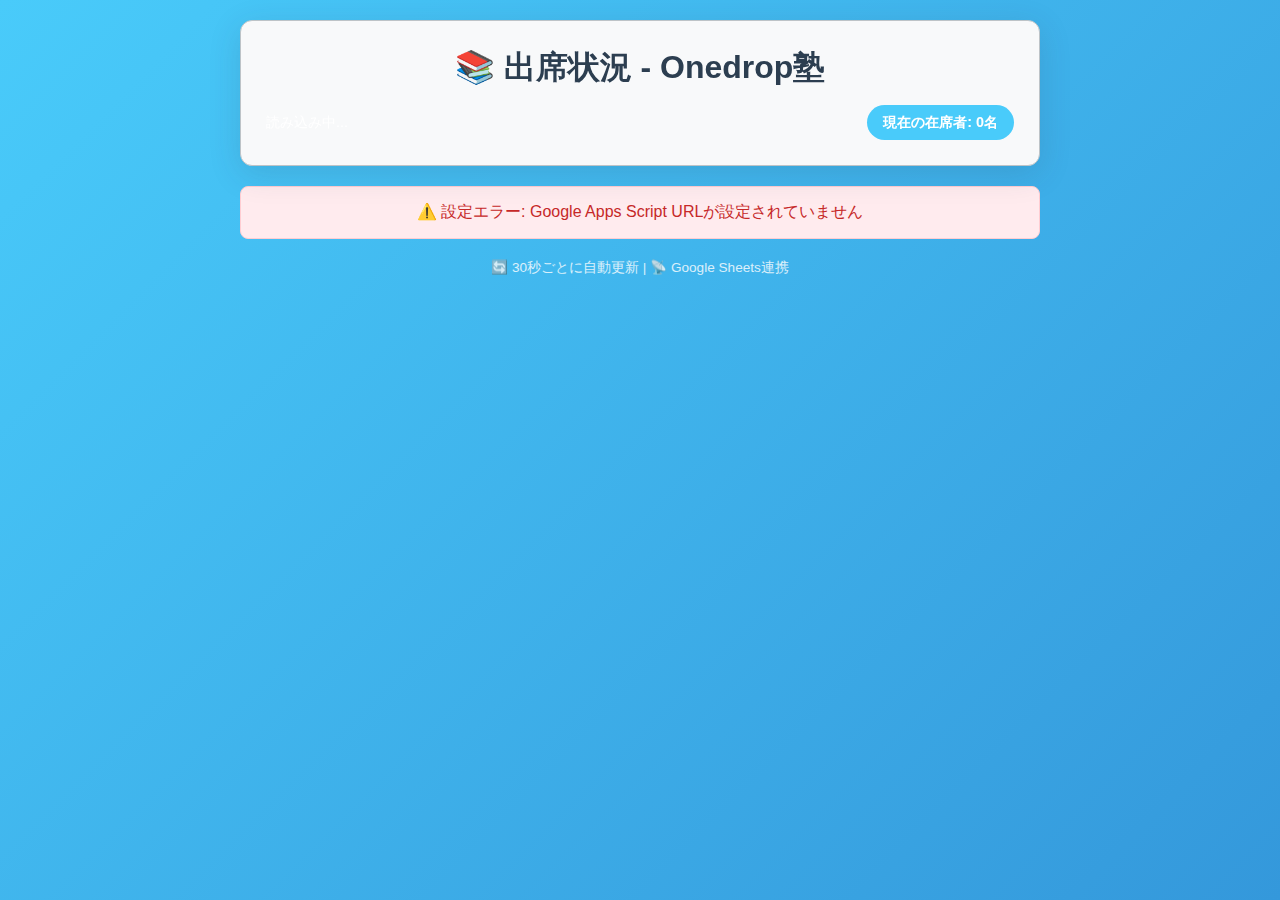
<file: docs/attendance/index.html>
<!DOCTYPE html>
<html lang="ja">
<head>
    <meta charset="UTF-8">
    <meta name="viewport" content="width=device-width, initial-scale=1.0">
    <title>出席状況 - Onedrop塾</title>
    <link rel="stylesheet" href="style.css">
</head>
<body>
    <div class="container">
        <header class="header">
            <h1>📚 出席状況 - Onedrop塾</h1>
            <div class="status-bar">
                <span class="update-time" id="updateTime">読み込み中...</span>
                <span class="attendee-count" id="attendeeCount">現在の在席者: 0名</span>
            </div>
        </header>
        
        <main class="attendance-list" id="attendeeList">
            <div class="loading">データを読み込んでいます...</div>
        </main>
        
        <footer class="footer">
            <p>🔄 30秒ごとに自動更新 | 📡 Google Sheets連携</p>
        </footer>
    </div>
    
    <!-- 設定とスクリプト読み込み -->
    <script src="config.js"></script>
    <script src="script.js"></script>
</body>
</html>
</file>
<file: docs/attendance/style.css>
/* 
 * Onedrop塾 出席状況表示 - スタイルシート
 * アプリケーション本体のカラーパレットに統一
 */

* {
    margin: 0;
    padding: 0;
    box-sizing: border-box;
}

body {
    font-family: 'Helvetica Neue', 'Arial', 'Hiragino Kaku Gothic ProN', 'Hiragino Sans', 'Meiryo', sans-serif;
    background: linear-gradient(135deg, #49cbfa 0%, #3498db 100%);
    min-height: 100vh;
    padding: 20px;
    color: #2c3e50;
}

.container {
    max-width: 800px;
    margin: 0 auto;
}

/* ヘッダー */
.header {
    background: #f8f9fa;
    border-radius: 12px;
    padding: 25px;
    margin-bottom: 20px;
    box-shadow: 0 8px 32px rgba(44, 62, 80, 0.15);
    backdrop-filter: blur(10px);
    border: 1px solid #bdc3c7;
}

.header h1 {
    color: #2c3e50;
    font-size: 2rem;
    margin-bottom: 15px;
    text-align: center;
    font-weight: 700;
}

.status-bar {
    display: flex;
    justify-content: space-between;
    align-items: center;
    flex-wrap: wrap;
    gap: 10px;
}

.update-time {
    color: white;
    font-size: 0.9rem;
}

.attendee-count {
    background: #49cbfa;
    color: white;
    padding: 8px 16px;
    border-radius: 20px;
    font-weight: 600;
    font-size: 0.9rem;
}

/* メインコンテンツ */
.attendance-list {
    display: grid;
    gap: 15px;
    margin-bottom: 20px;
}

.student-card {
    background: #f8f9fa;
    border-radius: 12px;
    padding: 20px;
    box-shadow: 0 4px 20px rgba(44, 62, 80, 0.1);
    border: 1px solid #bdc3c7;
    transition: all 0.3s ease;
    position: relative;
    overflow: hidden;
}

.student-card:hover {
    transform: translateY(-2px);
    box-shadow: 0 8px 25px rgba(44, 62, 80, 0.15);
    background: #ecf0f1;
}

.student-card::before {
    content: '';
    position: absolute;
    top: 0;
    left: 0;
    width: 4px;
    height: 100%;
    background: #3498db;
}

.student-info {
    display: flex;
    align-items: center;
    margin-bottom: 12px;
}

.status-indicator {
    width: 12px;
    height: 12px;
    background: #3498db;
    border-radius: 50%;
    margin-right: 15px;
    box-shadow: 0 0 10px rgba(52, 152, 219, 0.4);
    animation: pulse 2s infinite;
}

@keyframes pulse {
    0% { box-shadow: 0 0 10px rgba(52, 152, 219, 0.4); }
    50% { box-shadow: 0 0 15px rgba(52, 152, 219, 0.7); }
    100% { box-shadow: 0 0 10px rgba(52, 152, 219, 0.4); }
}

.student-details {
    flex: 1;
}

.student-name {
    font-size: 1.1rem;
    font-weight: 600;
    color: #2c3e50;
    margin-bottom: 4px;
}

.student-meta {
    color: #34495e;
    font-size: 0.85rem;
    display: flex;
    align-items: center;
    gap: 10px;
}

.duration {
    background: linear-gradient(135deg, #49cbfa, #3498db);
    color: white;
    padding: 8px 12px;
    border-radius: 8px;
    font-weight: 600;
    font-size: 0.9rem;
    text-align: center;
    min-width: 80px;
}

/* 状態表示 */
.no-attendees {
    background: #f8f9fa;
    border-radius: 12px;
    padding: 40px;
    text-align: center;
    color: #34495e;
    font-size: 1.1rem;
    box-shadow: 0 4px 20px rgba(44, 62, 80, 0.1);
    border: 1px solid #bdc3c7;
}

.loading {
    background: #f8f9fa;
    border-radius: 12px;
    padding: 40px;
    text-align: center;
    color: #34495e;
    font-size: 1.1rem;
    box-shadow: 0 4px 20px rgba(44, 62, 80, 0.1);
    border: 1px solid #bdc3c7;
}

.loading::after {
    content: '';
    display: inline-block;
    width: 20px;
    height: 20px;
    border: 3px solid #f3f3f3;
    border-top: 3px solid #49cbfa;
    border-radius: 50%;
    animation: spin 1s linear infinite;
    margin-left: 10px;
}

@keyframes spin {
    0% { transform: rotate(0deg); }
    100% { transform: rotate(360deg); }
}

.error-message {
    background: #ffebee;
    color: #c62828;
    border: 1px solid #ffcdd2;
    border-radius: 8px;
    padding: 15px;
    text-align: center;
}

/* フッター */
.footer {
    text-align: center;
    color: white;
    font-size: 0.85rem;
    opacity: 0.8;
    margin-top: 20px;
}

/* レスポンシブデザイン */
@media (max-width: 768px) {
    body {
        padding: 10px;
    }

    .header h1 {
        font-size: 1.5rem;
    }

    .status-bar {
        flex-direction: column;
        text-align: center;
        gap: 15px;
    }

    .student-card {
        padding: 15px;
    }

    .student-info {
        flex-direction: column;
        align-items: flex-start;
        gap: 10px;
    }

    .duration {
        align-self: flex-end;
    }
}

/* ダークモード対応 */
@media (prefers-color-scheme: dark) {
    body {
        background: linear-gradient(135deg, #2c3e50 0%, #34495e 100%);
    }

    .header,
    .student-card,
    .no-attendees,
    .loading {
        background: #2c3e50;
        color: #ecf0f1;
        border-color: rgba(189, 195, 199, 0.3);
    }

    .student-name {
        color: #ecf0f1;
    }

    .student-meta {
        color: #bdc3c7;
    }

    .header h1 {
        color: #49cbfa;
    }
}
</file>
